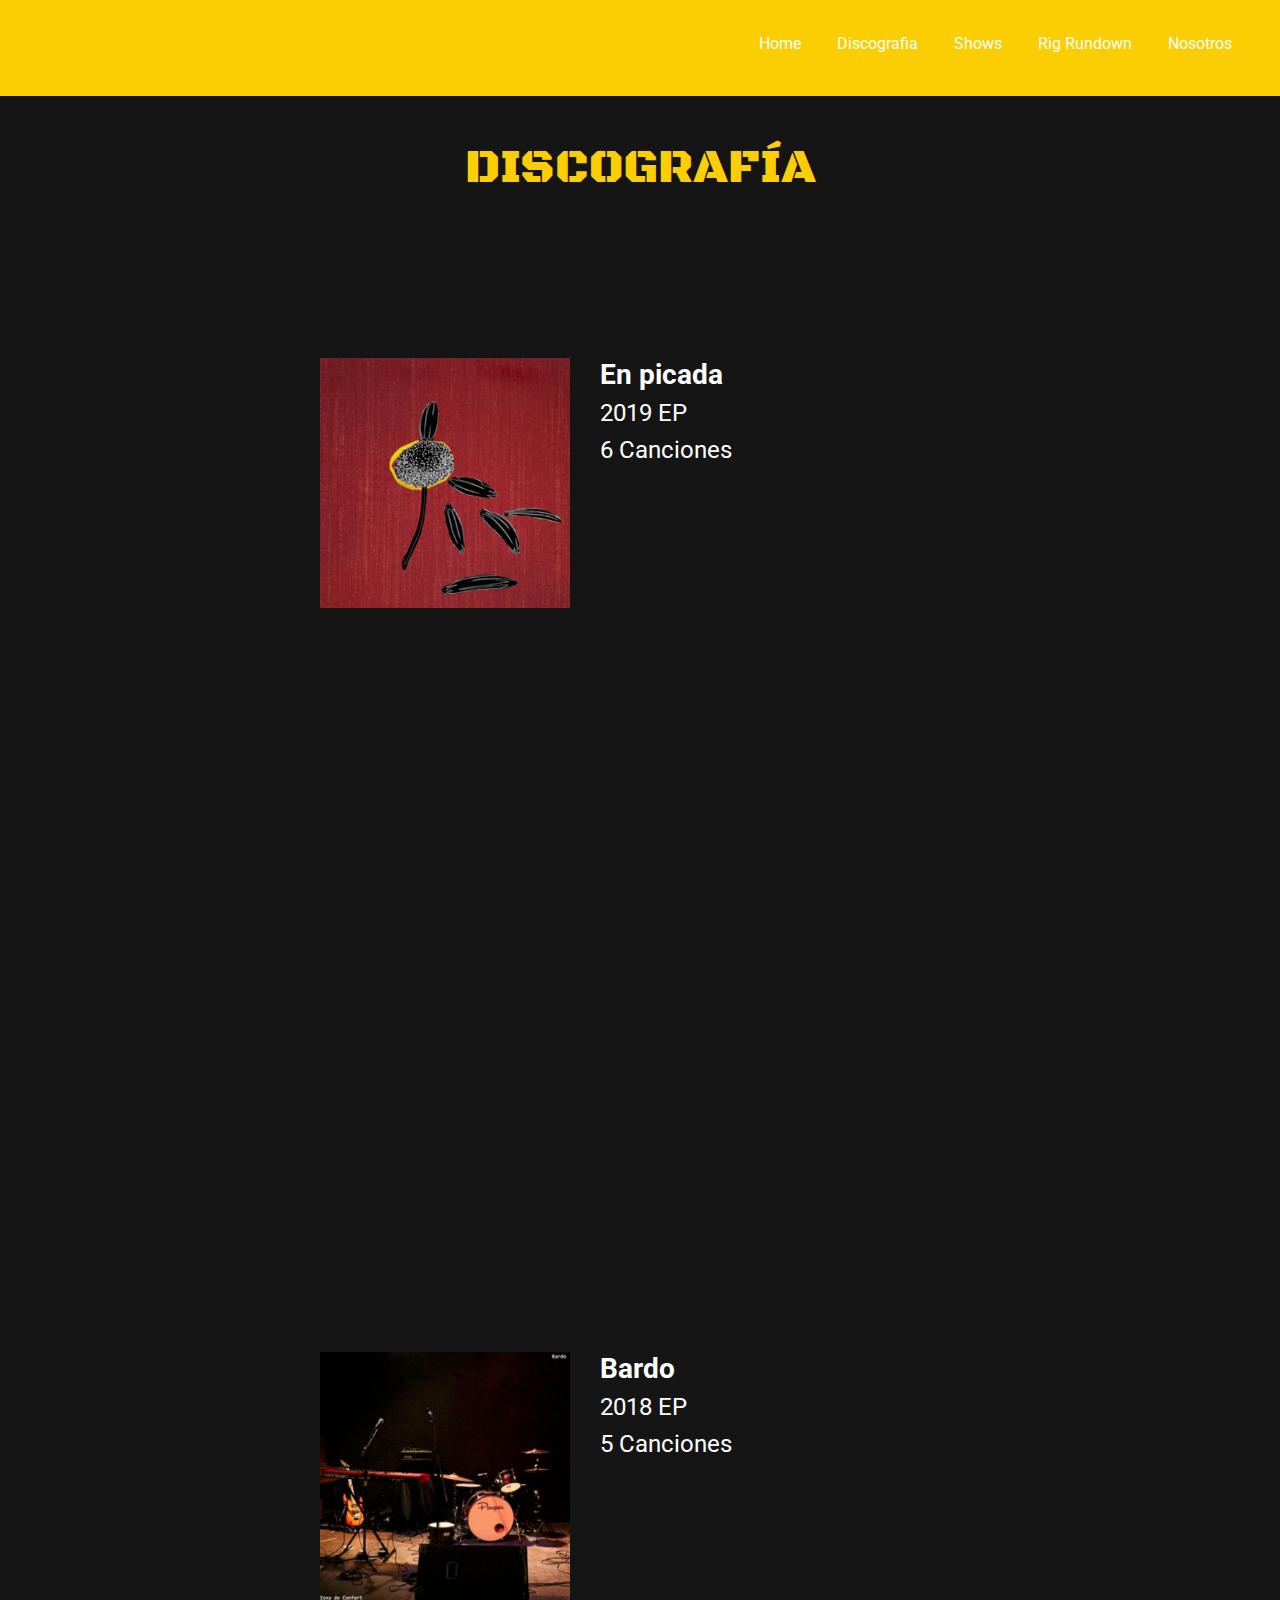
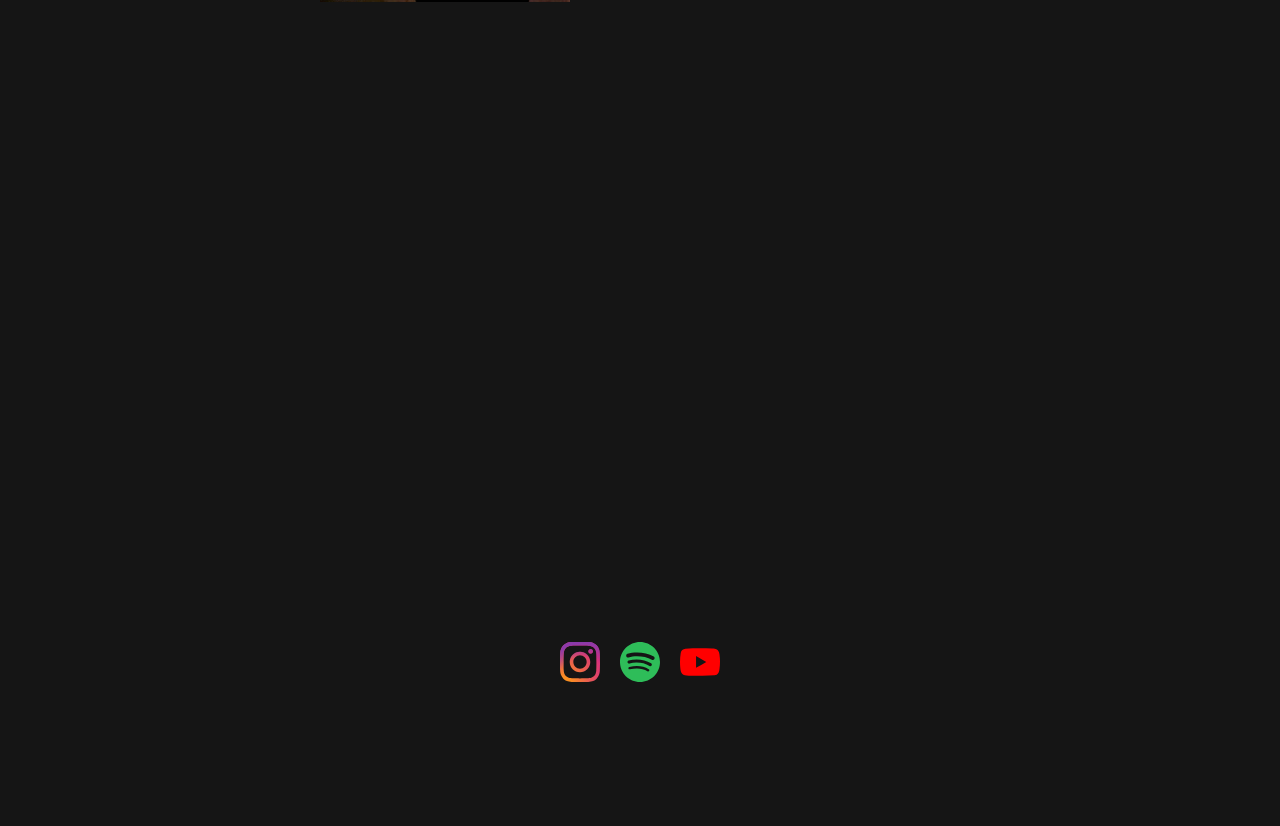
<file: discografia.html>
<!DOCTYPE html>
<html lang="en">
<head>
	<meta charset="UTF-8">
	<title>Zona de Confort - Discografía</title>
	<link href="https://fonts.googleapis.com/css2?family=Black+Ops+One&family=Roboto:wght@400;700&display=swap" rel="stylesheet">
	<meta name="viewport" content="width=device-width, initial-scale=1.0"/>
	<meta name="description" content=" Zona de Confort es una banda de rock, ubicada en Buenos Aires, Argentina. Escuchá sus dos EPs Bardo y Sangre Negra en Spotify.">
	<meta name="keywords" content="ZONA DE CONFORT, ZONA DE CONFORT BANDA, ZONA DE CONFORT, RECITALES, ZONA DE CONFORT DISCOGRAFIA, ZONA DE CONFORT ROCK, ZONA DE CONFORT ARGENTINA, BANDAS ARGENTINAS, BANDAS DE ROCK ARGENTINAS, ROCK ARGENTINO, BANDA DE ROCK ARGENTINO, ROCK, BANDA DE ROCK, PAGINA OFICIAL, SPOTIFY BANDAS, SPOTIFY ROCK, ZONA DE CONFORT SPOTIFY, RECITALES ROCK, EP, ROCK ARGENTINO, BARDO ZONA DE CONFORT, SANGRE NEGRA ZONA DE CONFORT, ROCK ARGENTINO SPOTIFY">
	<link rel="stylesheet" href="https://stackpath.bootstrapcdn.com/bootstrap/4.5.2/css/bootstrap.min.css" integrity="sha384-JcKb8q3iqJ61gNV9KGb8thSsNjpSL0n8PARn9HuZOnIxN0hoP+VmmDGMN5t9UJ0Z" crossorigin="anonymous"><script src="https://stackpath.bootstrapcdn.com/bootstrap/4.5.2/js/bootstrap.min.js" integrity="sha384-B4gt1jrGC7Jh4AgTPSdUtOBvfO8shuf57BaghqFfPlYxofvL8/KUEfYiJOMMV+rV" crossorigin="anonymous"></script>
	<link rel="stylesheet" type="text/css" href="css/estiloscss.css">
</head>

<body>
	<header class="amarillo">
		<nav>
			<ul>
				<li><a href="index.html">Home</a></li>
				<li><a href="discografia.html">Discografia</a></li>
				<li><a href="shows.html">Shows</a></li>
				<li><a href="rigrundown.html">Rig Rundown</a></li>
				<li><a href="nosotros.html">Nosotros</a></li>
			</ul>
		</nav>
	</header>
	<br>
	<h1 class="titulo">Discografía</h1>
	<br>
	<br>
	<section class="col-sm-4">
		<iframe class="follow" src="https://open.spotify.com/follow/1/?uri=spotify:artist:0G1OXapUZ78hg1XPqumtsC&size=detail&theme=dark" width="300" height="56" scrolling="no" frameborder="0" style="border:none; overflow:hidden;" allowtransparency="true"></iframe>
	</section>
	<br>
	<br>
	<section>
		<article class="follow">
			<img class="album" src="media/enpicada.jpg" alt="En Picada">
			<br>
			<div class="nombrealbum">
				<h3>En picada</h3>
				<h4>2019 EP</h4>
				<h4>6 Canciones</h4>
			</div>
		</article>
		<br>
		<article>
			<iframe class="spotify" src="https://open.spotify.com/embed/track/5yaw0BEojbR3xpccYyS91A" width="1000" height="80" frameborder="0" allowtransparency="true" allow="encrypted-media"></iframe>
			<br>
			<iframe class="spotify" src="https://open.spotify.com/embed/track/7LnDfDMSu4mVJRbxKWD52X" width="1000" height="80" frameborder="0" allowtransparency="true" allow="encrypted-media"></iframe>
			<br>
			<iframe class="spotify" src="https://open.spotify.com/embed/track/39YCvKX0mTxRHAI2mQnjmN" width="1000" height="80" frameborder="0" allowtransparency="true" allow="encrypted-media"></iframe>
			<br>
			<iframe class="spotify" src="https://open.spotify.com/embed/track/1tWFhuYf3mYJXCCP3lKWUe" width="1000" height="80" frameborder="0" allowtransparency="true" allow="encrypted-media"></iframe>
			<br>
			<iframe class="spotify" src="https://open.spotify.com/embed/track/2KeQRc1vvwB5SnVOGwDi0d" width="1000" height="80" frameborder="0" allowtransparency="true" allow="encrypted-media"></iframe>
			<br>
			<iframe class="spotify" src="https://open.spotify.com/embed/track/2wBRpKe8wdpo8pxFv2HzUj" width="1000" height="80" frameborder="0" allowtransparency="true" allow="encrypted-media"></iframe>
		</article>
	</section>	
	<br>
	<br>
	<br>
	<br>
	<br>
	<section>
		<article class="follow">
			<img class="album" src="media/bardo.jpg" alt="Bardo">
			<div class="nombrealbum">
				<h3>Bardo</h3>
				<h4>2018 EP</h4>
				<h4>5 Canciones</h4>
			</div>
		</article>
		<br>
		<article>
			<iframe class="spotify class-sm-12" src="https://open.spotify.com/embed/track/4qRUb6BfrvQA4Kkg4pBUHl" width="1000" height="80" frameborder="0" allowtransparency="true" allow="encrypted-media"></iframe>
			<br>
			<iframe class="spotify" src="https://open.spotify.com/embed/track/4ZPmIwlBmAHHGqFk80VUW6" width="1000" height="80" frameborder="0" allowtransparency="true" allow="encrypted-media"></iframe>
			<br>
			<iframe class="spotify" src="https://open.spotify.com/embed/track/5sXcK0R2VkE2MlmV8DCh7J" width="1000" height="80" frameborder="0" allowtransparency="true" allow="encrypted-media"></iframe>
			<br>
			<iframe class="spotify" src="https://open.spotify.com/embed/track/4KCFE3gAj02oQ3XPuVCouq" width="1000" height="80" frameborder="0" allowtransparency="true" allow="encrypted-media"></iframe>
			<br>
			<iframe class="spotify" src="https://open.spotify.com/embed/track/61ix6arXylyReGFdsYr5vb" width="1000" height="80" frameborder="0" allowtransparency="true" allow="encrypted-media"></iframe>
		</article>
	</section>

	<footer>
		<br>
		<br>
		<br>
		<br>
		<br>
		<section class="redes">
			<a href= "https://www.instagram.com/zonadeconfortok/" target="blank"><img class="socials" src="media/instagram.svg" alt="logoinstagram"></a>
			<a href="https://open.spotify.com/artist/0G1OXapUZ78hg1XPqumtsC?si=g2vwG7HxQdS19-aB74yxTg" target="blank"><img class="socials" src="media/spotify.svg" alt="logospotify"></a>
			<a href="https://www.youtube.com/channel/UCet0ID-A0broSJOk6eDdw4Q" target="blank"><img class="socials" src="media/youtube.svg" alt="logoyoutube"></a>
		</section>	
		<br>
		<br>
		<br>
		<br>
		<br>
		<br>
	</footer>

	<script src="https://code.jquery.com/jquery-3.5.1.slim.min.js" integrity="sha384-DfXdz2htPH0lsSSs5nCTpuj/zy4C+OGpamoFVy38MVBnE+IbbVYUew+OrCXaRkfj" crossorigin="anonymous"></script>
	<script src="https://cdn.jsdelivr.net/npm/popper.js@1.16.1/dist/umd/popper.min.js" integrity="sha384-9/reFTGAW83EW2RDu2S0VKaIzap3H66lZH81PoYlFhbGU+6BZp6G7niu735Sk7lN" crossorigin="anonymous"></script>
	<script src="https://stackpath.bootstrapcdn.com/bootstrap/4.5.2/js/bootstrap.min.js" integrity="sha384-B4gt1jrGC7Jh4AgTPSdUtOBvfO8shuf57BaghqFfPlYxofvL8/KUEfYiJOMMV+rV" crossorigin="anonymous"></script>

</body>
</html>
</file>
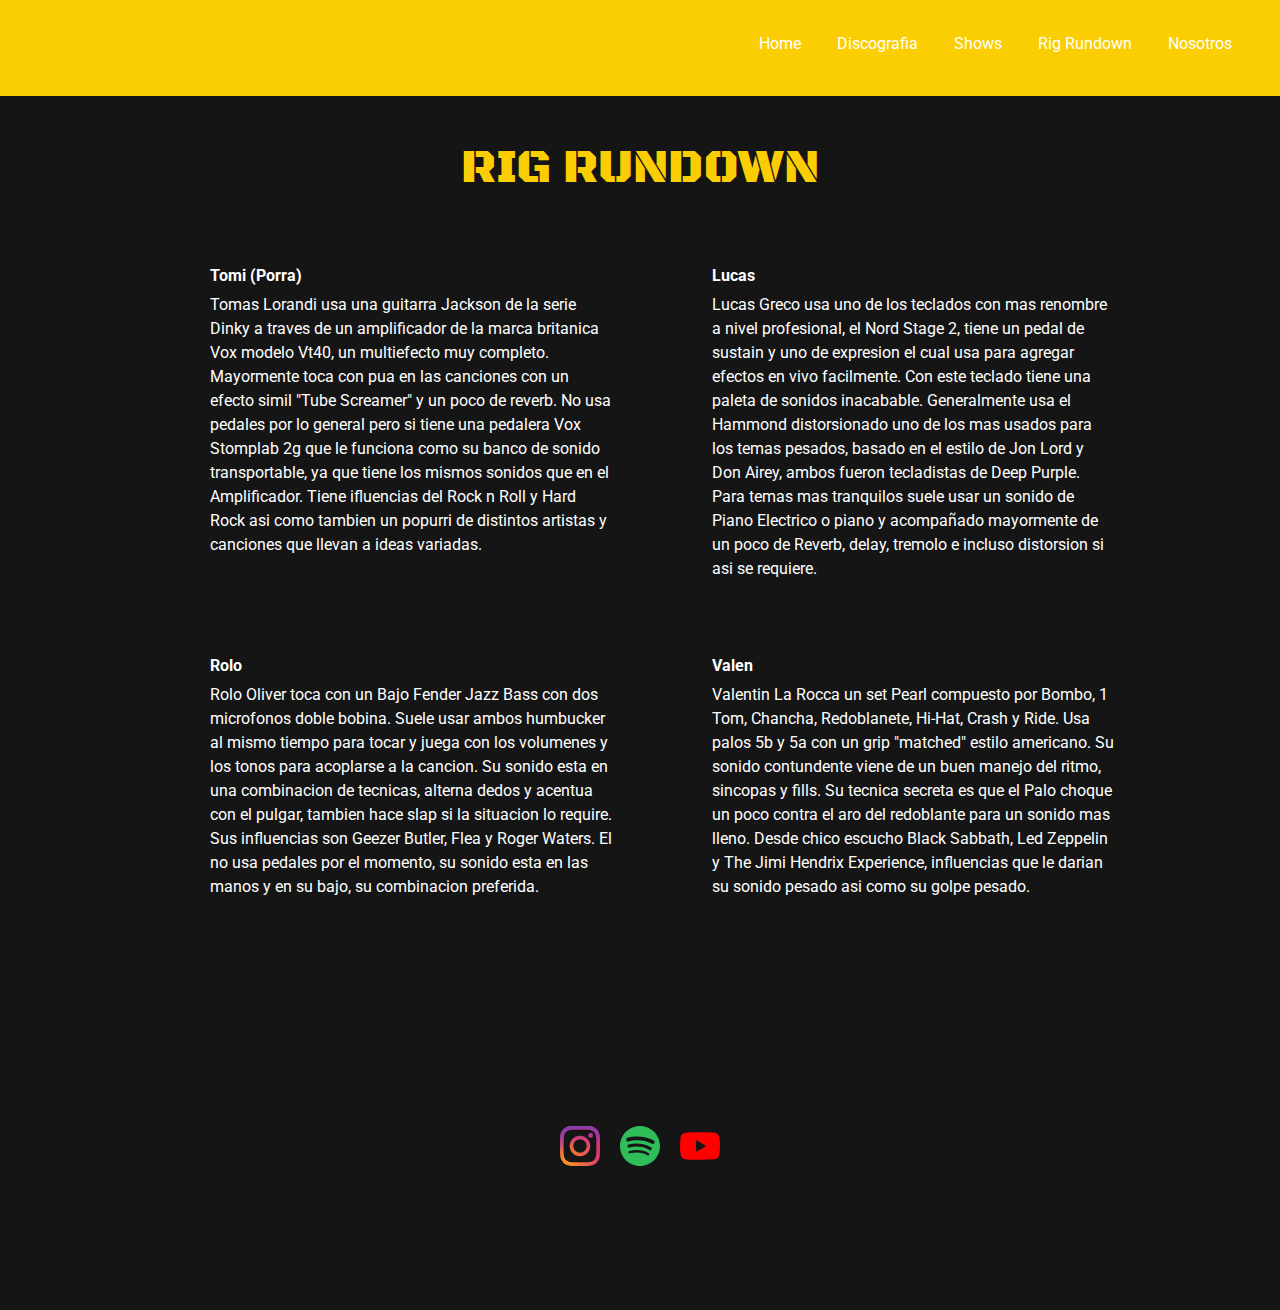
<file: rigrundown.html>
<!DOCTYPE html>
<html lang="en">
<head>
	<meta charset="UTF-8">
	<title>Zona de Confort - Rig Rundown</title>
	<link href="https://fonts.googleapis.com/css2?family=Black+Ops+One&family=Roboto:wght@400;700&display=swap" rel="stylesheet">
	<meta name="viewport" content="width=device-width, initial-scale=1.0"/>
	<meta name="description" content="Zona de Confort es una banda de rock, ubicada en Buenos Aires, Argentina. Enterate que usa la banda para tocar tus temas favoritos">
	<meta name="keywords" content="ZONA DE CONFORT, ZONA DE CONFORT BANDA, ZONA DE CONFORT RECITALES, ZONA DE CONFORT DISCOGRAFIA, ZONA DE CONFORT ROCK, ZONA DE CONFORT ARGENTINA, BANDAS ARGENTINAS, BANDAS DE ROCK ARGENTINAS, ROCK ARGENTINO, BANDA DE ROCK ARGENTINO, ROCK, BANDA DE ROCK, PAGINA OFICIAL, SPOTIFY BANDAS, SPOTIFY ROCK, RECITALES ROCK, RIG RUNDOWN ROCK, RIG RUNDOWN ROCK ARGENTINO, RIG RUNDOWN ZONA DE CONFORT, MIEMBROS ZONA DE CONFORT, ZONA DE CONFORT CANTANTE, ZONA DE CONFORT BATERISTA, ZONA DE CONFORT TECLADISTA">
	<link rel="stylesheet" href="https://stackpath.bootstrapcdn.com/bootstrap/4.5.2/css/bootstrap.min.css" integrity="sha384-JcKb8q3iqJ61gNV9KGb8thSsNjpSL0n8PARn9HuZOnIxN0hoP+VmmDGMN5t9UJ0Z" crossorigin="anonymous"><script src="https://stackpath.bootstrapcdn.com/bootstrap/4.5.2/js/bootstrap.min.js" integrity="sha384-B4gt1jrGC7Jh4AgTPSdUtOBvfO8shuf57BaghqFfPlYxofvL8/KUEfYiJOMMV+rV" crossorigin="anonymous"></script>
	<link rel="stylesheet" type="text/css" href="css/estiloscss.css">
</head>

<body>
	<header class="amarillo">
		<nav>
			<ul>
				<li><a href="index.html">Home</a></li>
				<li><a href="discografia.html">Discografia</a></li>
				<li><a href="shows.html">Shows</a></li>
				<li><a href="rigrundown.html">Rig Rundown</a></li>
				<li><a href="nosotros.html">Nosotros</a></li>
			</ul>
		</nav>
	</header>
	<br>
	<h1 class="titulo">rig rundown</h1>

	<section class="rigsgral">
		<article class="rigs col-md-6">
			<h2>Tomi (Porra)</h2>
			<p class="rigtxt">Tomas Lorandi usa una guitarra Jackson de la serie Dinky a traves de un amplificador de la marca britanica Vox modelo Vt40, un multiefecto muy completo.
			Mayormente toca con pua en las canciones con un efecto simil "Tube Screamer" y un poco de reverb.
			No usa pedales por lo general pero si tiene una pedalera Vox Stomplab 2g que le funciona como su banco de sonido transportable, ya que tiene los mismos sonidos que en el Amplificador.
			Tiene ifluencias del Rock n Roll y Hard Rock asi como tambien un popurri de distintos artistas y canciones que llevan a ideas variadas.</p>
		</article>

		<article class="rigs col-md-6">
			<h2>Rolo</h2>
			<p class="rigtxt">Rolo Oliver toca con un Bajo Fender Jazz Bass con dos microfonos doble bobina. Suele usar ambos humbucker al mismo tiempo para tocar y juega con los volumenes y los tonos para acoplarse a la cancion.
			Su sonido esta en una combinacion de tecnicas, alterna dedos y acentua con el pulgar, tambien hace slap si la situacion lo require. Sus influencias son Geezer Butler, Flea y Roger Waters.
			El no usa pedales por el momento, su sonido esta en las manos y en su bajo, su combinacion preferida.</p>
		</article>
	
		<article class="rigs col-md-6">
			<h2>Lucas</h2>
			<p class="rigtxt">Lucas Greco usa uno de los teclados con mas renombre a nivel profesional, el Nord Stage 2, tiene un pedal de sustain y uno de expresion el cual usa para agregar efectos en vivo facilmente.
			Con este teclado tiene una paleta de sonidos inacabable. Generalmente usa el Hammond distorsionado uno de los mas usados para los temas pesados, basado en el estilo de Jon Lord y Don Airey, ambos fueron tecladistas de Deep Purple.
			Para temas mas tranquilos suele usar un sonido de Piano Electrico o piano y acompañado mayormente de un poco de Reverb, delay, tremolo e incluso distorsion si asi se requiere.</p>
		</article>
		
		<article class="rigs col-md-6">
			<h2>Valen</h2>
			<p class="rigtxt">Valentin La Rocca un set Pearl compuesto por Bombo, 1 Tom, Chancha, Redoblanete, Hi-Hat, Crash y Ride. Usa palos 5b y 5a con un grip "matched" estilo americano.
			Su sonido contundente viene de un buen manejo del ritmo, sincopas y fills. Su tecnica secreta es que el Palo choque un poco contra el aro del redoblante para un sonido mas lleno.
			Desde chico escucho Black Sabbath, Led Zeppelin y The Jimi Hendrix Experience, influencias que le darian su sonido pesado asi como su golpe pesado.</p>
		</article>
	</section>

	<footer>
		<br>
		<br>
		<br>
		<br>
		<br>
		<section class="redes">
			<a href= "https://www.instagram.com/zonadeconfortok/" target="blank"><img class="socials" src="media/instagram.svg" alt="logoinstagram"></a>
			<a href="https://open.spotify.com/artist/0G1OXapUZ78hg1XPqumtsC?si=g2vwG7HxQdS19-aB74yxTg" target="blank"><img class="socials" src="media/spotify.svg" alt="logospotify"></a>
			<a href="https://www.youtube.com/channel/UCet0ID-A0broSJOk6eDdw4Q" target="blank"><img class="socials" src="media/youtube.svg" alt="logoyoutube"></a>
		</section>	
		<br>
		<br>
		<br>
		<br>
		<br>
		<br>
	</footer>

	<script src="https://code.jquery.com/jquery-3.5.1.slim.min.js" integrity="sha384-DfXdz2htPH0lsSSs5nCTpuj/zy4C+OGpamoFVy38MVBnE+IbbVYUew+OrCXaRkfj" crossorigin="anonymous"></script>
	<script src="https://cdn.jsdelivr.net/npm/popper.js@1.16.1/dist/umd/popper.min.js" integrity="sha384-9/reFTGAW83EW2RDu2S0VKaIzap3H66lZH81PoYlFhbGU+6BZp6G7niu735Sk7lN" crossorigin="anonymous"></script>
	<script src="https://stackpath.bootstrapcdn.com/bootstrap/4.5.2/js/bootstrap.min.js" integrity="sha384-B4gt1jrGC7Jh4AgTPSdUtOBvfO8shuf57BaghqFfPlYxofvL8/KUEfYiJOMMV+rV" crossorigin="anonymous"></script>

</body>

</html>
</file>
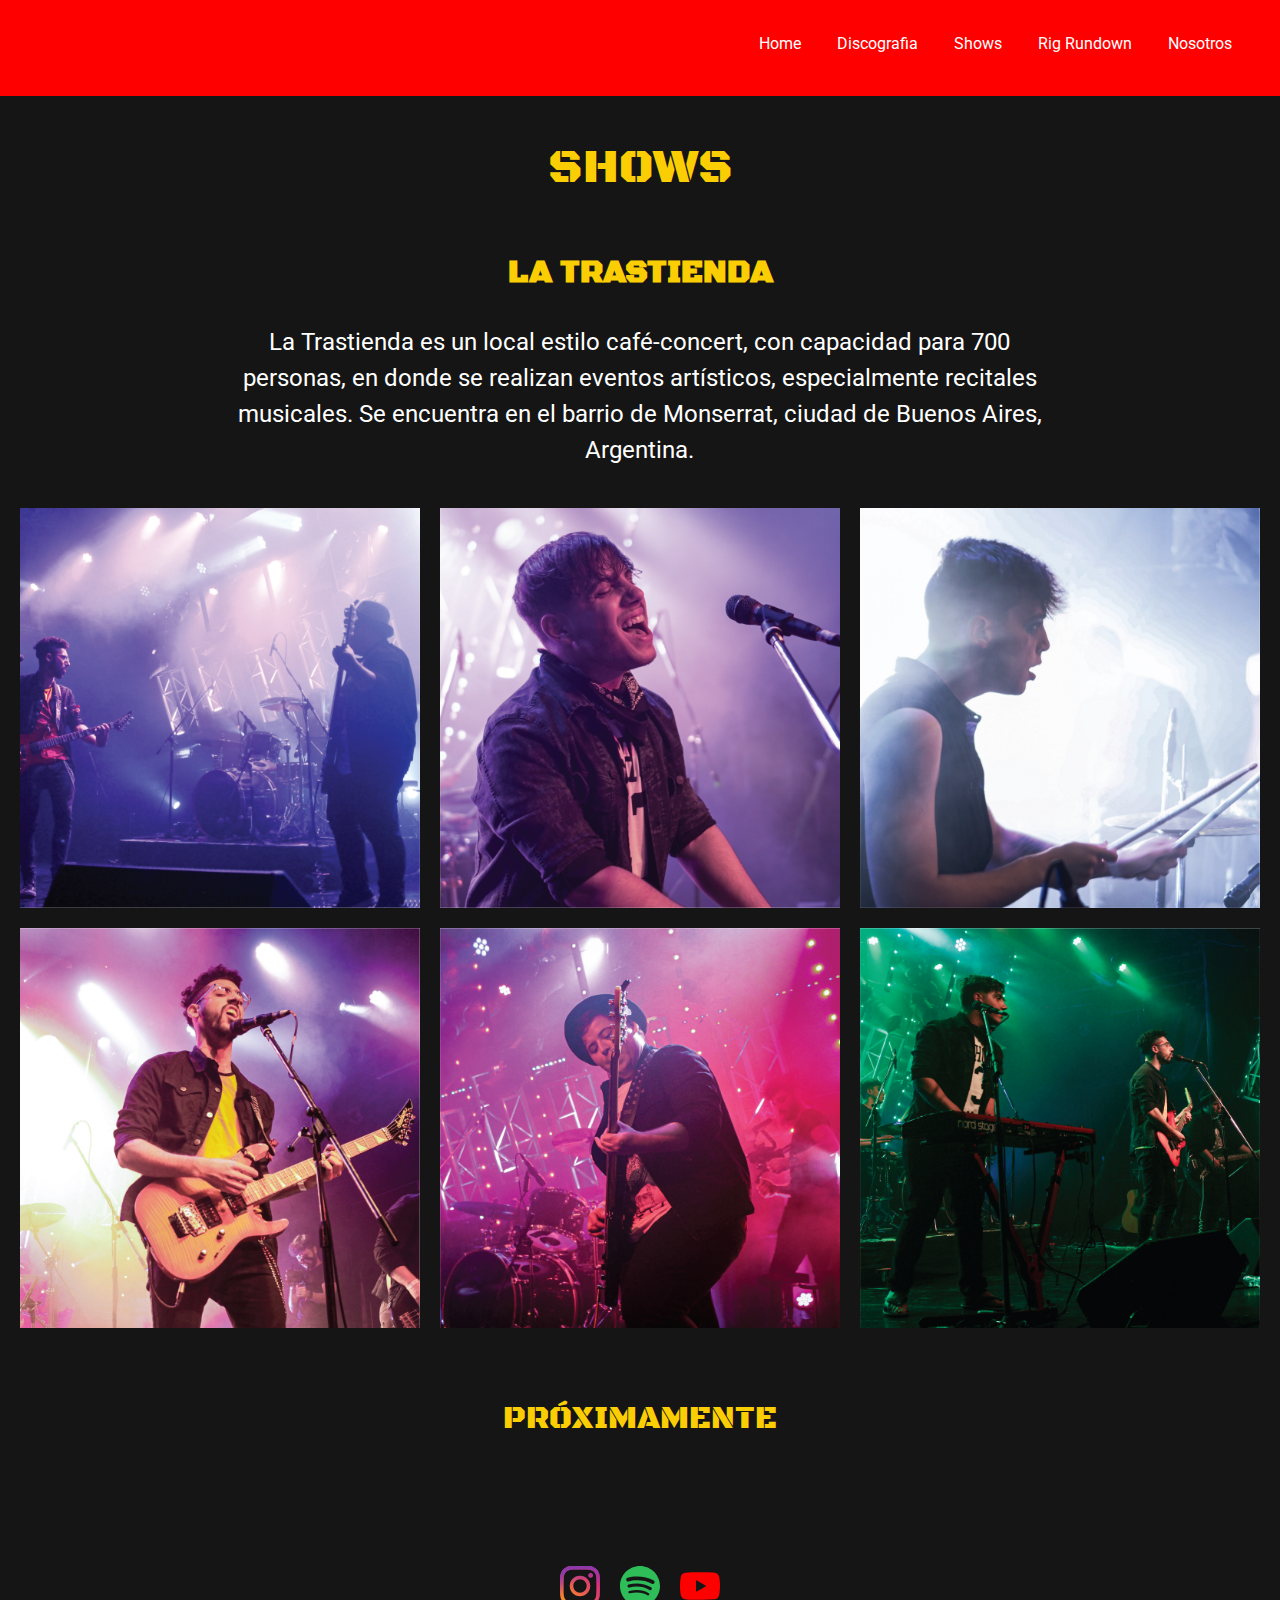
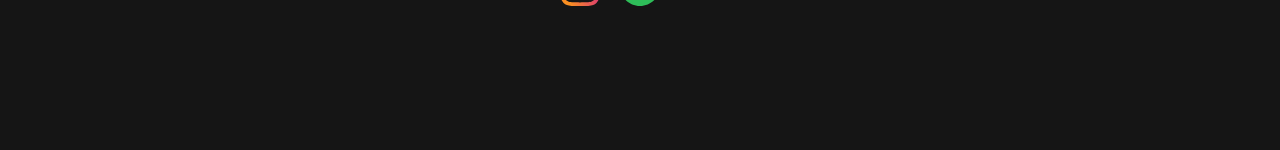
<file: shows.html>
<!DOCTYPE html>
<html lang="en">
<head>
	<meta charset="UTF-8">
	<title>Zona de Confort - Shows</title>
	<link href="https://fonts.googleapis.com/css2?family=Black+Ops+One&family=Roboto:wght@400;700&display=swap" rel="stylesheet">
	<meta name="viewport" content="width=device-width, initial-scale=1.0"/>
	<meta name="description" content="Zona de Confort es una banda de rock, ubicada en Buenos Aires, Argentina. Mirá contenido exclusivo de sus Shows en “La Trastienda” y en “City Bar”">
	<meta name="keywords" content="ZONA DE CONFORT, ZONA DE CONFORT BANDA, ZONA DE CONFORT RECITALES, ZONA DE CONFORT DISCOGRAFIA, ZONA DE CONFORT ROCK, ZONA DE CONFORT ARGENTINA, BANDAS ARGENTINAS, BANDAS DE ROCK ARGENTINAS, ROCK ARGENTINO, BANDA DE ROCK ARGENTINO, ROCK, BANDA DE ROCK, PAGINA OFICIAL, SPOTIFY BANDAS, SPOTIFY ROCK, RECITALES ROCK, CITY BAR ZONA DE CONFORT, LA TRASTIENDA ZONA DE CONFORT, SHOWS CITY BAR, SHOWS LA TRASTIENDA, SHOWS ZONA NORTE, RECITALES ZONA NORTE, BANDAS ZONA NORTE">
	<link rel="stylesheet" href="https://stackpath.bootstrapcdn.com/bootstrap/4.5.2/css/bootstrap.min.css" integrity="sha384-JcKb8q3iqJ61gNV9KGb8thSsNjpSL0n8PARn9HuZOnIxN0hoP+VmmDGMN5t9UJ0Z" crossorigin="anonymous"><script src="https://stackpath.bootstrapcdn.com/bootstrap/4.5.2/js/bootstrap.min.js" integrity="sha384-B4gt1jrGC7Jh4AgTPSdUtOBvfO8shuf57BaghqFfPlYxofvL8/KUEfYiJOMMV+rV" crossorigin="anonymous"></script>
	<link rel="stylesheet" type="text/css" href="css/estiloscss.css">
</head>

<body>
	<header class="rojo">
		<nav>
			<ul>
				<li><a href="index.html">Home</a></li>
				<li><a href="discografia.html">Discografia</a></li>
				<li><a href="shows.html">Shows</a></li>
				<li><a href="rigrundown.html">Rig Rundown</a></li>
				<li><a href="nosotros.html">Nosotros</a></li>
			</ul>
		</nav>
	</header>
	<br>
	<section>
		<h1 class="titulo">Shows</h1>
	</section>
	<br>
	<br>
	<section>
		<article>
			<h2 class="nombreshow">La Trastienda</h2>
		</article>
		<br>
		<article class="col-md-8 container-fluid">
			<p>La Trastienda es un local estilo café-concert, con capacidad para 700 personas, en donde se realizan eventos artísticos, especialmente recitales musicales. Se encuentra en el barrio de Monserrat, ciudad de Buenos Aires, Argentina.</p>
		</article>
		<br>
		<article class="galeria">
			<div>
				<img class="trastienda" src="media/trastienda/zonatrastiendauno.jpg" alt="Zona de Confort - La Trastienda">
			</div>

			<div>
				<img class="trastienda" src="media/trastienda/zonatrastiendados.jpg" alt="Zona de Confort - La Trastienda">
			</div>

			<div>
				<img class="trastienda" src="media/trastienda/zonatrastiendatres.jpg" alt="Zona de Confort - La Trastienda">
			</div>

			<div>
				<img class="trastienda" src="media/trastienda/zonatrastiendacuatro.jpg" alt="Zona de Confort - La Trastienda">
			</div>

			<div>
				<img class="trastienda" src="media/trastienda/zonatrastiendacinco.jpg" alt="Zona de Confort - La Trastienda">
			</div>

			<div>
				<img class="trastienda" src="media/trastienda/zonatrastiendaseis.jpg" alt="Zona de Confort - La Trastienda">
			</div>
		</article>
	</section>
	<br>
	<br>
	<br>
	<section>
		<h1 class="nombreshow">Próximamente</h1>
	</section>

	<footer>
		<br>
		<br>
		<br>
		<br>
		<br>
		<section class="redes">
			<a href= "https://www.instagram.com/zonadeconfortok/" target="blank"><img class="socials" src="media/instagram.svg" alt="logoinstagram"></a>
			<a href="https://open.spotify.com/artist/0G1OXapUZ78hg1XPqumtsC?si=g2vwG7HxQdS19-aB74yxTg" target="blank"><img class="socials" src="media/spotify.svg" alt="logospotify"></a>
			<a href="https://www.youtube.com/channel/UCet0ID-A0broSJOk6eDdw4Q" target="blank"><img class="socials" src="media/youtube.svg" alt="logoyoutube"></a>
		</section>	
		<br>
		<br>
		<br>
		<br>
		<br>
		<br>
	</footer>

	<script src="https://code.jquery.com/jquery-3.5.1.slim.min.js" integrity="sha384-DfXdz2htPH0lsSSs5nCTpuj/zy4C+OGpamoFVy38MVBnE+IbbVYUew+OrCXaRkfj" crossorigin="anonymous"></script>
	<script src="https://cdn.jsdelivr.net/npm/popper.js@1.16.1/dist/umd/popper.min.js" integrity="sha384-9/reFTGAW83EW2RDu2S0VKaIzap3H66lZH81PoYlFhbGU+6BZp6G7niu735Sk7lN" crossorigin="anonymous"></script>
	<script src="https://stackpath.bootstrapcdn.com/bootstrap/4.5.2/js/bootstrap.min.js" integrity="sha384-B4gt1jrGC7Jh4AgTPSdUtOBvfO8shuf57BaghqFfPlYxofvL8/KUEfYiJOMMV+rV" crossorigin="anonymous"></script>

</body>
</html>
</file>
<file: css/estiloscss.css>
/* Home*/
body {
  background-color: #151515;
}

header {
  width: 100%;
  padding: 1rem 2rem 1.5rem 2rem;
  display: -webkit-box;
  display: -ms-flexbox;
  display: flex;
  -webkit-box-pack: end;
      -ms-flex-pack: end;
          justify-content: flex-end;
}

header li {
  display: inline-block;
  list-style: none;
  padding-left: 1rem;
  padding-top: 1rem;
  padding-right: 1rem;
  font-family: 'Roboto', sans-serif;
  font-weight: normal;
  font-size: 1rem;
  color: white;
}

header li a {
  color: white;
  text-decoration: none;
}

a:hover {
  color: #FACE03;
  text-decoration: none;
}

h1 {
  font-family: 'Black Ops One', cursive;
  color: #FACE03;
  text-transform: uppercase;
  text-align: center;
  font-size: 5rem;
}

h1:hover {
  color: red;
}

p {
  font-family: 'Roboto', sans-serif;
  font-weight: normal;
  text-align: center;
  color: white;
  font-size: 1.5rem;
  -webkit-box-pack: center;
      -ms-flex-pack: center;
          justify-content: center;
}

.center {
  text-align: center;
}

.videoclip {
  width: 95%;
  height: 600px;
  display: block;
  margin: 0 auto;
}

.linkspag {
  display: -webkit-box;
  display: -ms-flexbox;
  display: flex;
  -webkit-box-pack: space-evenly;
      -ms-flex-pack: space-evenly;
          justify-content: space-evenly;
}

.linksinternos {
  display: -webkit-box;
  display: -ms-flexbox;
  display: flex;
  width: 250px;
  height: 250px;
}

.redes {
  display: -ms-grid;
  display: grid;
  -ms-grid-columns: (40px)[3];
      grid-template-columns: repeat(3, 40px);
  -ms-grid-rows: 40px;
      grid-template-rows: 40px;
  grid-column-gap: 20px;
  -webkit-box-pack: center;
      -ms-flex-pack: center;
          justify-content: center;
  -ms-flex-line-pack: center;
      align-content: center;
}

.socials {
  width: 40px;
  height: 40px;
}

/* Discografia */
.amarillo {
  background-color: #FACE03;
}

.amarillo li {
  color: whitesmoke;
}

a:hover {
  color: black;
  text-decoration: none;
}

.titulo {
  font-size: 3rem;
  padding-top: 20px;
}

.follow {
  margin-left: 320px;
  display: -webkit-box;
  display: -ms-flexbox;
  display: flex;
}

.album {
  width: 250px;
  height: 250px;
}

h3 {
  color: white;
  font-family: 'Roboto', sans-serif;
  font-weight: bold;
}

h4 {
  color: white;
  font-family: 'Roboto', sans-serif;
  font-weight: normal;
}

.spotify {
  display: block;
  width: 800px;
  margin: 0 auto;
}

.nombrealbum {
  padding-left: 30px;
}

/* Shows */
.rojo {
  background-color: red;
}

a:hover {
  color: black;
  text-decoration: none;
}

.nombreshow {
  font-family: 'Black Ops One', cursive;
  color: #FACE03;
  font-size: 2rem;
  text-align: center;
  text-transform: uppercase;
}

.galeria {
  display: -ms-grid;
  display: grid;
  -ms-grid-columns: (400px)[3];
      grid-template-columns: repeat(3, 400px);
  -ms-grid-rows: 400px;
      grid-template-rows: 400px;
  grid-column-gap: 20px;
  grid-row-gap: 20px;
  -webkit-box-pack: center;
      -ms-flex-pack: center;
          justify-content: center;
  -ms-flex-line-pack: center;
      align-content: center;
}

.trastienda {
  height: 400px;
  width: 400px;
}

/* Rig Rundown */
h2 {
  font-family: 'Roboto', sans-serif;
  color: white;
  font-weight: bold;
  font-size: 1rem;
}

.rigsgral {
  display: -webkit-box;
  display: -ms-flexbox;
  display: flex;
  width: 80%;
  height: 800px;
  padding: 10px;
  margin-left: 150px;
  -webkit-box-orient: vertical;
  -webkit-box-direction: normal;
      -ms-flex-flow: column wrap;
          flex-flow: column wrap;
  -webkit-box-align: baseline;
      -ms-flex-align: baseline;
          align-items: baseline;
}

.rigs {
  padding: 50px 50px 0px 50px;
  display: inline-block;
}

.rigtxt {
  font-family: 'Roboto', sans-serif;
  color: white;
  font-weight: normal;
  font-size: 1rem;
  text-align: left;
}

/* Nosotros */
.integrantes {
  height: 350px;
  padding: 30px;
}

.perfiles {
  display: -webkit-box;
  display: -ms-flexbox;
  display: flex;
}

.derecha {
  margin-right: 200px;
}

.izquierda {
  margin-left: 200px;
}

.nombres {
  font-size: 1.5rem;
  font-weight: bold;
  padding-top: 30px;
}

.txtderecha {
  text-align: right;
  font-size: 1.5rem;
}

.txtizquierda {
  text-align: left;
  font-size: 1.5rem;
}
/*# sourceMappingURL=estiloscss.css.map */
</file>
